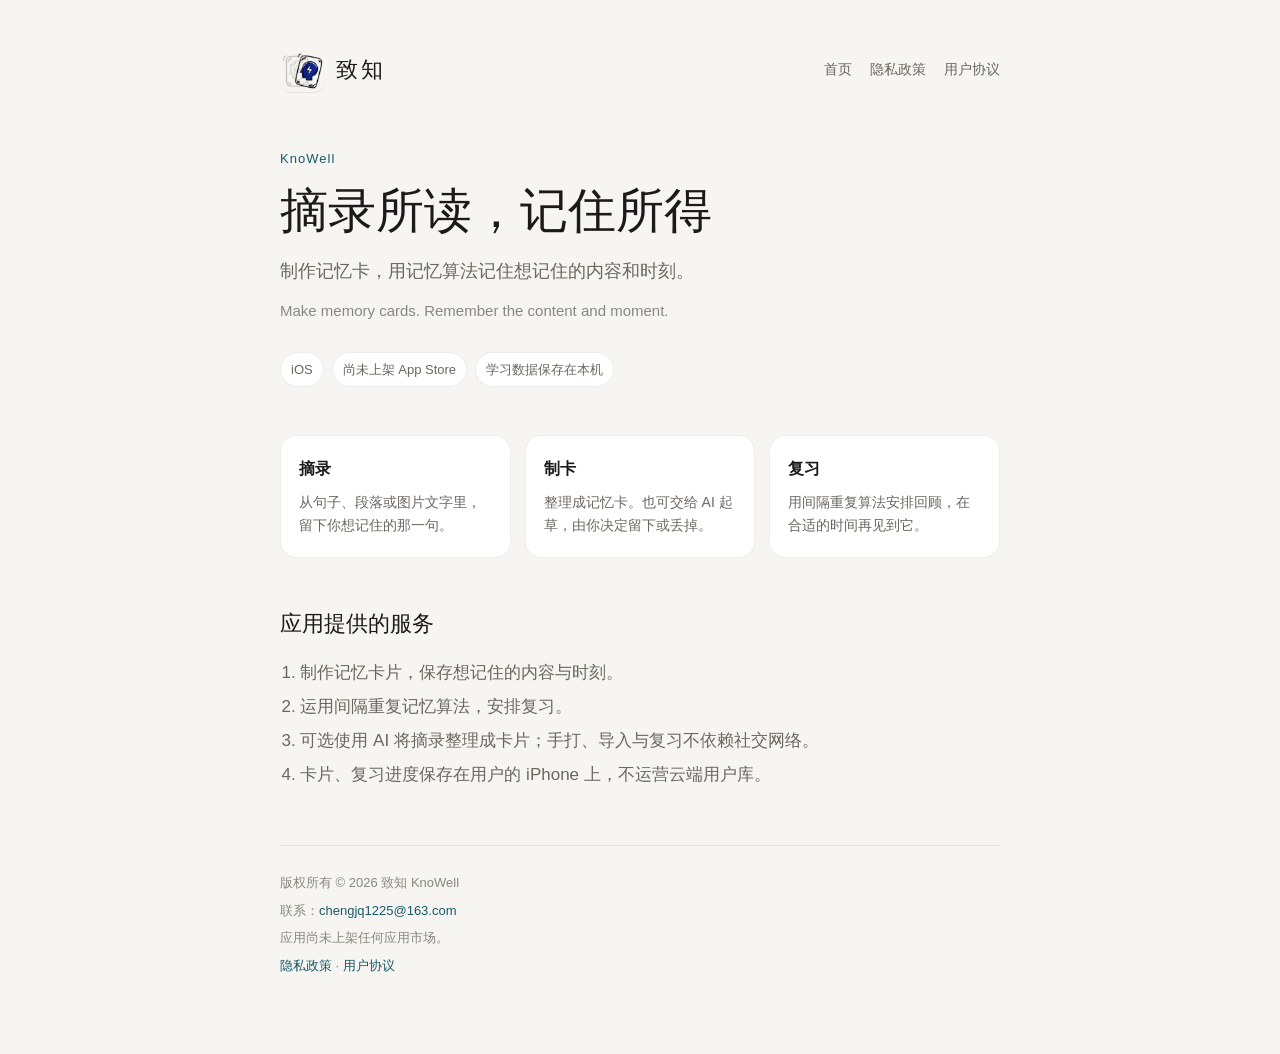
<file: site/index.html>
<!DOCTYPE html>
<html lang="zh-Hans">
<head>
  <meta charset="utf-8">
  <meta name="viewport" content="width=device-width, initial-scale=1">
  <title>致知 KnoWell — 制作记忆卡，记住想记住的内容和时刻</title>
  <meta name="description" content="致知是一款记忆卡片应用。制作记忆卡，用记忆算法记住想记住的内容和时刻。">
  <link rel="icon" type="image/png" href="assets/favicon.png">
  <link rel="apple-touch-icon" href="assets/apple-touch-icon.png">
  <link rel="stylesheet" href="assets/style.css">
</head>
<body>
  <div class="wrap">
    <header>
      <a class="brand" href="./">
        <img src="assets/icon-256.png" width="44" height="44" alt="致知 App 图标">
        <span class="brand-name">致知</span>
      </a>
      <nav>
        <a href="./">首页</a>
        <a href="privacy.html">隐私政策</a>
        <a href="terms.html">用户协议</a>
      </nav>
    </header>

    <main>
      <section class="hero">
        <p class="kicker">KnoWell</p>
        <h1>摘录所读，记住所得</h1>
        <p class="lead">制作记忆卡，用记忆算法记住想记住的内容和时刻。</p>
        <p class="lead-en">Make memory cards. Remember the content and moment.</p>
        <div class="meta">
          <span class="pill">iOS</span>
          <span class="pill">尚未上架 App Store</span>
          <span class="pill">学习数据保存在本机</span>
        </div>
      </section>

      <section class="features" aria-label="主要功能">
        <article class="card">
          <h2>摘录</h2>
          <p>从句子、段落或图片文字里，留下你想记住的那一句。</p>
        </article>
        <article class="card">
          <h2>制卡</h2>
          <p>整理成记忆卡。也可交给 AI 起草，由你决定留下或丢掉。</p>
        </article>
        <article class="card">
          <h2>复习</h2>
          <p>用间隔重复算法安排回顾，在合适的时间再见到它。</p>
        </article>
      </section>

      <section class="block">
        <h2>应用提供的服务</h2>
        <ol>
          <li>制作记忆卡片，保存想记住的内容与时刻。</li>
          <li>运用间隔重复记忆算法，安排复习。</li>
          <li>可选使用 AI 将摘录整理成卡片；手打、导入与复习不依赖社交网络。</li>
          <li>卡片、复习进度保存在用户的 iPhone 上，不运营云端用户库。</li>
        </ol>
      </section>
    </main>

    <footer>
      <p>版权所有 © 2026 致知 KnoWell</p>
      <p>联系：<a href="mailto:chengjq1225@163.com">chengjq1225@163.com</a></p>
      <p>应用尚未上架任何应用市场。</p>
      <p><a href="privacy.html">隐私政策</a> · <a href="terms.html">用户协议</a></p>
    </footer>
  </div>
</body>
</html>
</file>
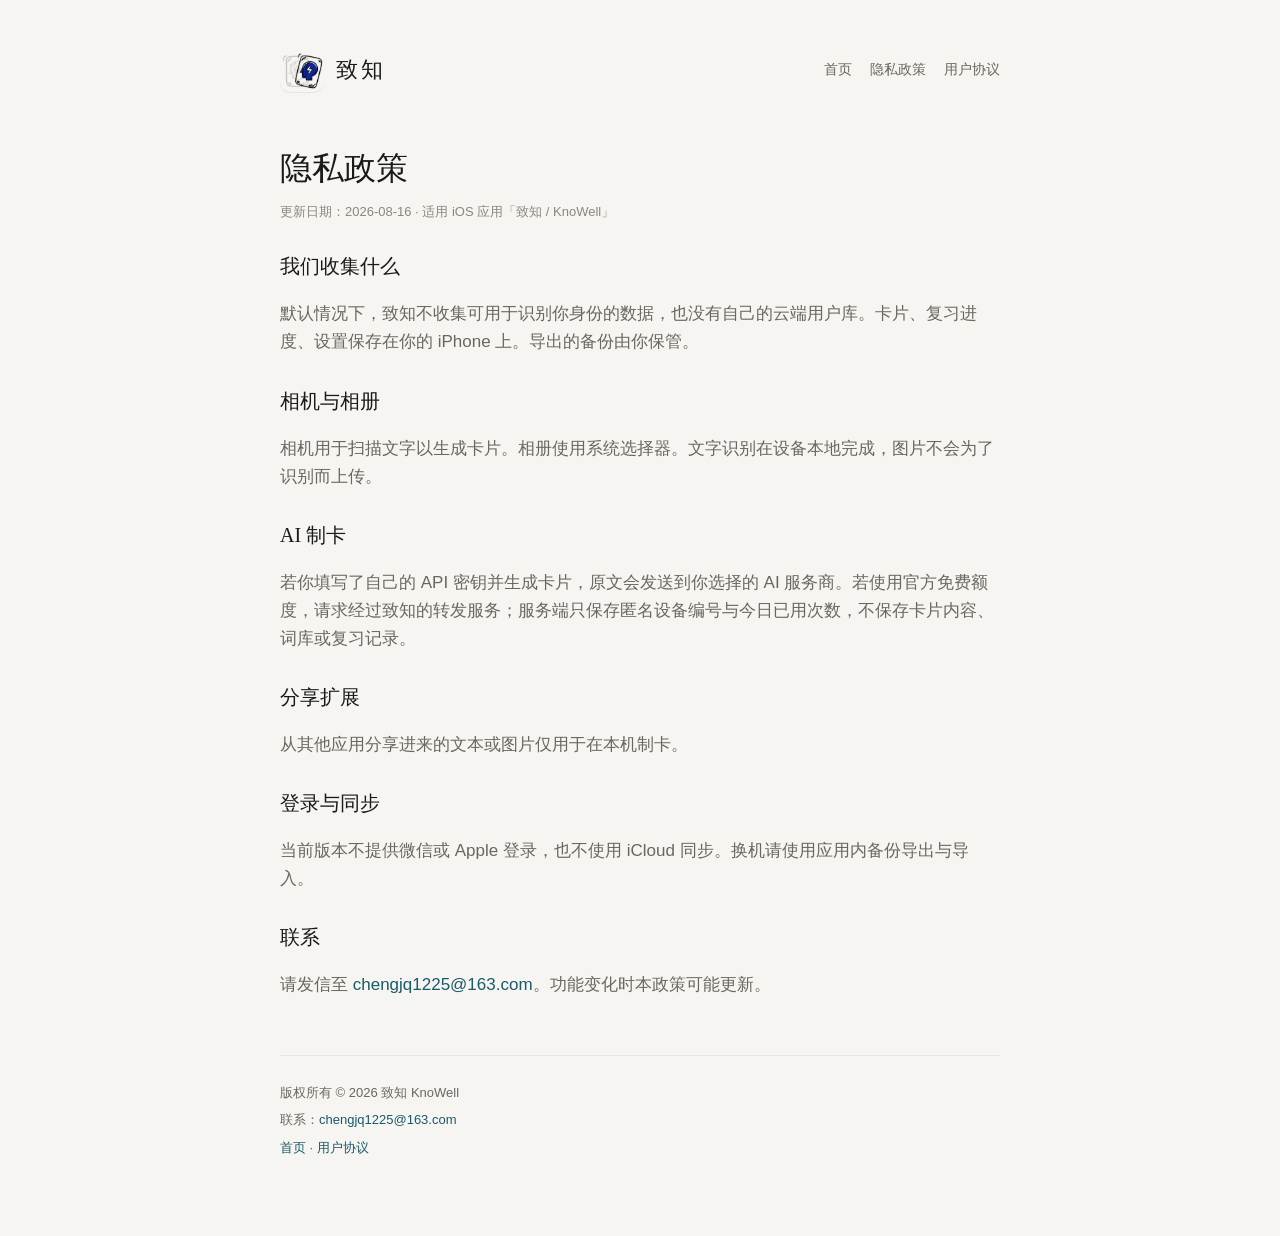
<file: site/privacy.html>
<!DOCTYPE html>
<html lang="zh-Hans">
<head>
  <meta charset="utf-8">
  <meta name="viewport" content="width=device-width, initial-scale=1">
  <title>隐私政策 — 致知 KnoWell</title>
  <link rel="icon" type="image/png" href="assets/favicon.png">
  <link rel="stylesheet" href="assets/style.css">
</head>
<body>
  <div class="wrap doc">
    <header>
      <a class="brand" href="./">
        <img src="assets/icon-256.png" width="44" height="44" alt="致知">
        <span class="brand-name">致知</span>
      </a>
      <nav>
        <a href="./">首页</a>
        <a href="privacy.html">隐私政策</a>
        <a href="terms.html">用户协议</a>
      </nav>
    </header>

    <h1>隐私政策</h1>
    <p class="updated">更新日期：2026-08-16 · 适用 iOS 应用「致知 / KnoWell」</p>

    <h2>我们收集什么</h2>
    <p>默认情况下，致知不收集可用于识别你身份的数据，也没有自己的云端用户库。卡片、复习进度、设置保存在你的 iPhone 上。导出的备份由你保管。</p>

    <h2>相机与相册</h2>
    <p>相机用于扫描文字以生成卡片。相册使用系统选择器。文字识别在设备本地完成，图片不会为了识别而上传。</p>

    <h2>AI 制卡</h2>
    <p>若你填写了自己的 API 密钥并生成卡片，原文会发送到你选择的 AI 服务商。若使用官方免费额度，请求经过致知的转发服务；服务端只保存匿名设备编号与今日已用次数，不保存卡片内容、词库或复习记录。</p>

    <h2>分享扩展</h2>
    <p>从其他应用分享进来的文本或图片仅用于在本机制卡。</p>

    <h2>登录与同步</h2>
    <p>当前版本不提供微信或 Apple 登录，也不使用 iCloud 同步。换机请使用应用内备份导出与导入。</p>

    <h2>联系</h2>
    <p>请发信至 <a href="mailto:chengjq1225@163.com">chengjq1225@163.com</a>。功能变化时本政策可能更新。</p>

    <footer>
      <p>版权所有 © 2026 致知 KnoWell</p>
      <p>联系：<a href="mailto:chengjq1225@163.com">chengjq1225@163.com</a></p>
      <p><a href="./">首页</a> · <a href="terms.html">用户协议</a></p>
    </footer>
  </div>
</body>
</html>
</file>
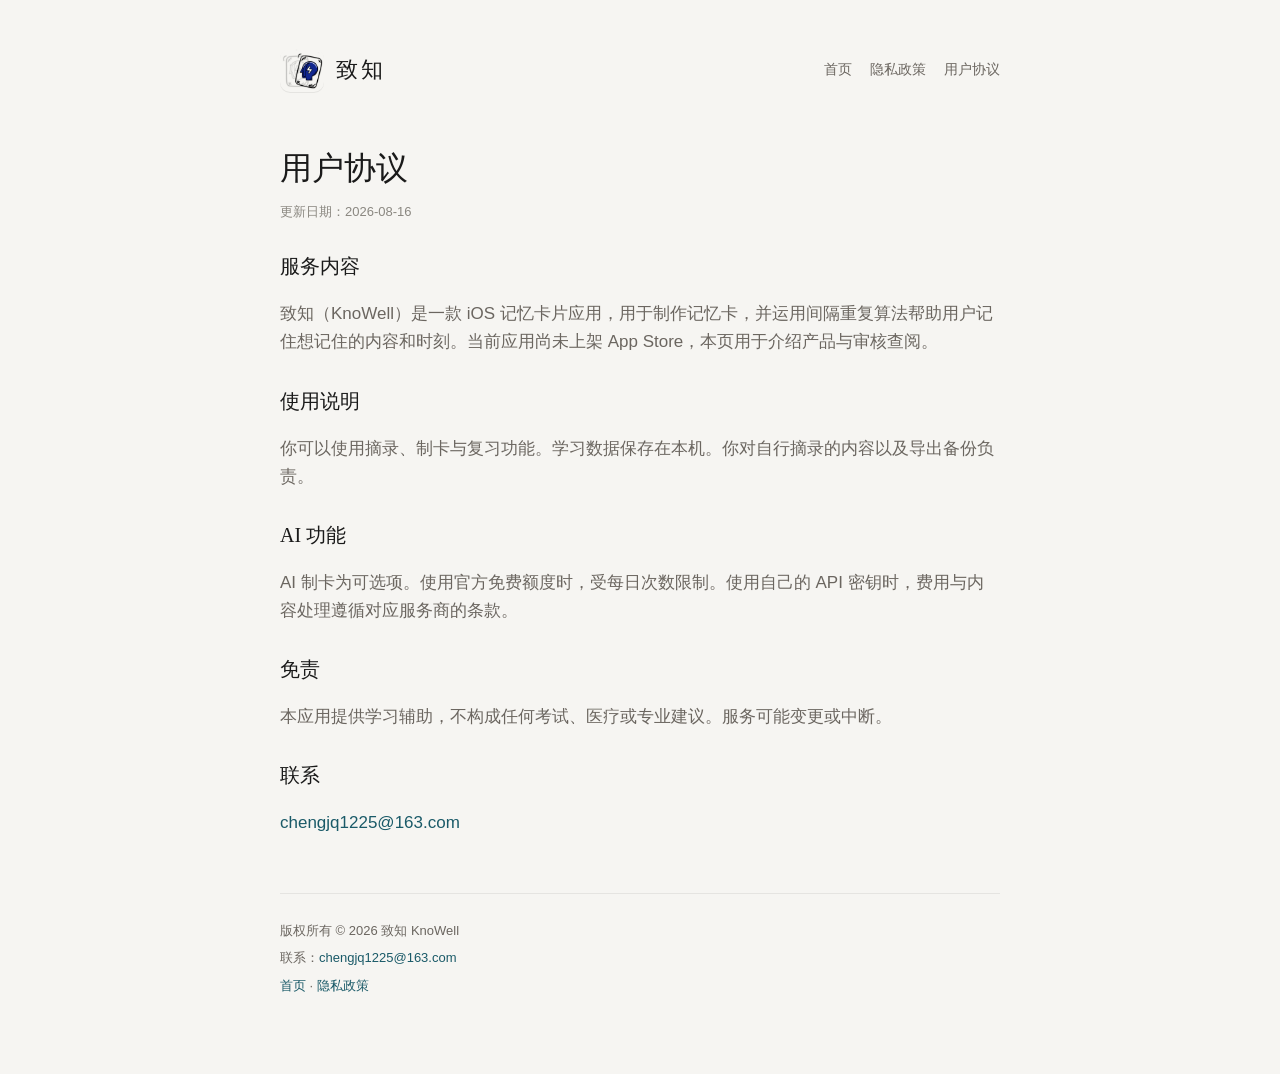
<file: site/terms.html>
<!DOCTYPE html>
<html lang="zh-Hans">
<head>
  <meta charset="utf-8">
  <meta name="viewport" content="width=device-width, initial-scale=1">
  <title>用户协议 — 致知 KnoWell</title>
  <link rel="icon" type="image/png" href="assets/favicon.png">
  <link rel="stylesheet" href="assets/style.css">
</head>
<body>
  <div class="wrap doc">
    <header>
      <a class="brand" href="./">
        <img src="assets/icon-256.png" width="44" height="44" alt="致知">
        <span class="brand-name">致知</span>
      </a>
      <nav>
        <a href="./">首页</a>
        <a href="privacy.html">隐私政策</a>
        <a href="terms.html">用户协议</a>
      </nav>
    </header>

    <h1>用户协议</h1>
    <p class="updated">更新日期：2026-08-16</p>

    <h2>服务内容</h2>
    <p>致知（KnoWell）是一款 iOS 记忆卡片应用，用于制作记忆卡，并运用间隔重复算法帮助用户记住想记住的内容和时刻。当前应用尚未上架 App Store，本页用于介绍产品与审核查阅。</p>

    <h2>使用说明</h2>
    <p>你可以使用摘录、制卡与复习功能。学习数据保存在本机。你对自行摘录的内容以及导出备份负责。</p>

    <h2>AI 功能</h2>
    <p>AI 制卡为可选项。使用官方免费额度时，受每日次数限制。使用自己的 API 密钥时，费用与内容处理遵循对应服务商的条款。</p>

    <h2>免责</h2>
    <p>本应用提供学习辅助，不构成任何考试、医疗或专业建议。服务可能变更或中断。</p>

    <h2>联系</h2>
    <p><a href="mailto:chengjq1225@163.com">chengjq1225@163.com</a></p>

    <footer>
      <p>版权所有 © 2026 致知 KnoWell</p>
      <p>联系：<a href="mailto:chengjq1225@163.com">chengjq1225@163.com</a></p>
      <p><a href="./">首页</a> · <a href="privacy.html">隐私政策</a></p>
    </footer>
  </div>
</body>
</html>
</file>
<file: site/assets/style.css>
:root {
  --paper: #f6f5f2;
  --surface: #ffffff;
  --ink: #1a1a1a;
  --muted: #6b6660;
  --faint: #8a8780;
  --accent: #1a5a68;
  --line: rgba(26, 26, 26, 0.08);
  --serif: "Songti SC", "Source Han Serif SC", "Noto Serif SC", "Times New Roman", serif;
  --sans: -apple-system, BlinkMacSystemFont, "PingFang SC", "Hiragino Sans GB", "Helvetica Neue", sans-serif;
}

* { box-sizing: border-box; }
html, body { margin: 0; padding: 0; }
body {
  background: var(--paper);
  color: var(--ink);
  font-family: var(--sans);
  font-size: 17px;
  line-height: 1.65;
}

a { color: var(--accent); text-decoration: none; }
a:hover { text-decoration: underline; }

.wrap {
  width: min(720px, calc(100% - 40px));
  margin: 0 auto;
  padding: 48px 0 72px;
}

header {
  display: flex;
  align-items: center;
  justify-content: space-between;
  gap: 16px;
  margin-bottom: 56px;
}

.brand {
  display: flex;
  align-items: center;
  gap: 12px;
  color: inherit;
  text-decoration: none;
}

.brand img {
  width: 44px;
  height: 44px;
  border-radius: 10px;
  background: var(--surface);
  box-shadow: 0 1px 0 var(--line);
}

.brand-name {
  font-family: var(--serif);
  font-size: 22px;
  letter-spacing: 0.12em;
}

nav { display: flex; gap: 18px; font-size: 14px; color: var(--muted); }
nav a { color: var(--muted); }

.hero { text-align: left; }
.kicker {
  color: var(--accent);
  font-size: 13px;
  letter-spacing: 0.08em;
  margin: 0 0 12px;
}
h1 {
  font-family: var(--serif);
  font-weight: 500;
  font-size: clamp(34px, 6vw, 48px);
  line-height: 1.25;
  margin: 0 0 16px;
}
.lead {
  color: var(--muted);
  font-size: 18px;
  max-width: 34em;
  margin: 0 0 12px;
}
.lead-en {
  color: var(--faint);
  font-size: 15px;
  max-width: 36em;
  margin: 0 0 28px;
}

.meta {
  display: flex;
  flex-wrap: wrap;
  gap: 8px;
}
.pill {
  border: 1px solid var(--line);
  background: var(--surface);
  color: var(--muted);
  font-size: 13px;
  padding: 6px 10px;
  border-radius: 999px;
}

.features {
  display: grid;
  grid-template-columns: repeat(3, 1fr);
  gap: 14px;
  margin: 48px 0;
}
.card {
  background: var(--surface);
  border: 1px solid var(--line);
  border-radius: 16px;
  padding: 20px 18px;
}
.card h2 {
  font-size: 16px;
  margin: 0 0 8px;
}
.card p {
  margin: 0;
  color: var(--muted);
  font-size: 14px;
}

.block h2 {
  font-family: var(--serif);
  font-size: 22px;
  font-weight: 500;
  margin: 0 0 12px;
}
.block p, .block li { color: var(--muted); }
.block ol { padding-left: 1.2em; }
.block li { margin: 6px 0; }

footer {
  margin-top: 56px;
  padding-top: 20px;
  border-top: 1px solid var(--line);
  color: var(--faint);
  font-size: 13px;
}
footer p { margin: 6px 0; }

.doc h1 { font-size: 32px; margin-bottom: 8px; }
.doc .updated { color: var(--faint); font-size: 13px; margin-bottom: 28px; }
.doc h2 { font-family: var(--serif); font-size: 20px; font-weight: 500; margin: 28px 0 8px; }
.doc p { color: var(--muted); }

@media (max-width: 640px) {
  .features { grid-template-columns: 1fr; }
  header { align-items: flex-start; flex-direction: column; }
}
</file>
